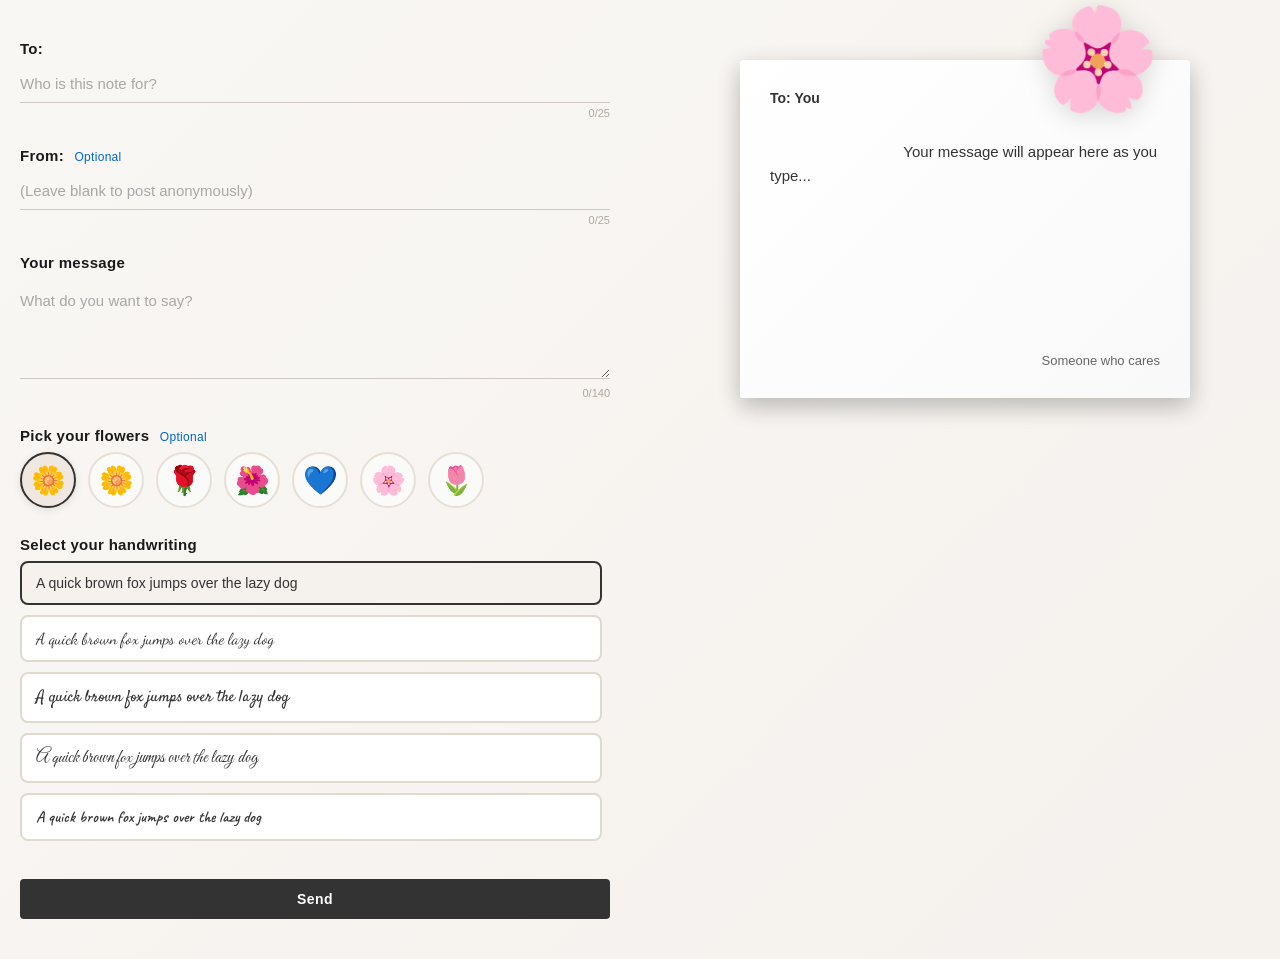
<file: index.html>
<!DOCTYPE html>
<html lang="vi">
<head>
    <meta charset="UTF-8">
    <meta name="viewport" content="width=device-width, initial-scale=1.0">
    <title>Digital Stationery - Viết Thư Online</title>
    
    <!-- Google Fonts -->
    <link href="https://fonts.googleapis.com/css2?family=Dancing+Script:wght@400;700&family=Playwrite+VN&family=Satisfy&family=Great+Vibes&family=Caveat:wght@400;700&display=swap" rel="stylesheet">
    
    <link rel="stylesheet" href="css/style.css">
</head>
<body>
    <div class="writing-container">
        <!-- Cột trái: Form nhập liệu -->
        <div class="form-section">
            <!-- TO: Field -->
            <div class="form-group">
                <label class="label-text">To:</label>
                <input type="text" class="input-field" id="toField" placeholder="Who is this note for?" maxlength="25">
                <div class="char-counter">0/25</div>
            </div>

            <!-- FROM: Field (Optional) -->
            <div class="form-group">
                <label class="label-text">From: <span class="optional-tag">Optional</span></label>
                <input type="text" class="input-field" id="fromField" placeholder="(Leave blank to post anonymously)" maxlength="25">
                <div class="char-counter">0/25</div>
            </div>

            <!-- YOUR MESSAGE -->
            <div class="form-group">
                <label class="label-text">Your message</label>
                <textarea class="textarea-field" id="messageField" placeholder="What do you want to say?" maxlength="140"></textarea>
                <div class="char-counter">0/140</div>
            </div>

            <!-- PICK YOUR FLOWERS -->
            <div class="form-group">
                <label class="label-text">Pick your flowers <span class="optional-tag">Optional</span></label>
                <div class="flower-picker">
                    <button type="button" class="flower-option" data-flower="🌼" title="Yellow Flower">🌼</button>
                    <button type="button" class="flower-option" data-flower="🌼" title="Yellow Flower 2">🌼</button>
                    <button type="button" class="flower-option" data-flower="🌹" title="Red Flower">🌹</button>
                    <button type="button" class="flower-option" data-flower="🌺" title="Orange Flower">🌺</button>
                    <button type="button" class="flower-option" data-flower="💙" title="Blue Flower">💙</button>
                    <button type="button" class="flower-option" data-flower="🌸" title="Pink Flower">🌸</button>
                    <button type="button" class="flower-option" data-flower="🌷" title="Tulip">🌷</button>
                </div>
            </div>

            <!-- SELECT YOUR HANDWRITING -->
            <div class="form-group">
                <label class="label-text">Select your handwriting</label>
                <input type="hidden" id="currentFont" value="normal">
                <div class="handwriting-samples">
                    <button type="button" class="handwriting-option" data-font="normal">
                        <span class="sample normal">A quick brown fox jumps over the lazy dog</span>
                    </button>
                    <button type="button" class="handwriting-option" data-font="dancing">
                        <span class="sample dancing">A quick brown fox jumps over the lazy dog</span>
                    </button>
                    <button type="button" class="handwriting-option" data-font="satisfy">
                        <span class="sample satisfy">A quick brown fox jumps over the lazy dog</span>
                    </button>
                    <button type="button" class="handwriting-option" data-font="greatvibes">
                        <span class="sample greatvibes">A quick brown fox jumps over the lazy dog</span>
                    </button>
                    <button type="button" class="handwriting-option" data-font="caveat">
                        <span class="sample caveat">A quick brown fox jumps over the lazy dog</span>
                    </button>
                    <button type="button" class="handwriting-option" data-font="playwritevn">
                        <span class="sample playwritevn">A quick brown fox jumps over the lazy dog</span>
                    </button>
                </div>
            </div>

            <!-- SEND BUTTON -->
            <form id="letterForm" style="display: none;">
                <input type="hidden" name="toField">
                <input type="hidden" name="fromField">
                <input type="hidden" name="messageField">
                <input type="hidden" name="selectedFlower">
            </form>
            <button type="button" class="send-button" id="sendBtn">Send</button>

            <!-- Success Message -->
            <div id="successMessage" class="success-popup" style="display:none;">
                <div class="success-content">✅ Your letter has been sent!</div>
            </div>
        </div>

        <!-- Cột phải: Live Preview -->
        <div class="preview-section">
            <div class="envelope-wrapper">
                <div class="flowers-decoration" id="previewFlower">🌸</div>
                
                <div class="envelope">
                    <!-- Letter Inside (White) -->
                    <div class="envelope-front">
                        <div class="letter-inside">
                            <div class="letter-header">
                                <span class="letter-to">To: <span id="previewTo">You</span></span>
                            </div>
                            
                            <div class="letter-content normal" id="previewMessage">
                                Your message will appear here as you type...
                            </div>
                            
                            <div class="letter-footer">
                                <span id="previewFrom">Someone who cares</span>
                            </div>
                        </div>
                    </div>
                    
                    <!-- Envelope Back (Tan) -->
                    <div class="envelope-back">
                        <div class="back-address">To:</div>
                    </div>
                </div>
            </div>
        </div>
    </div>

    <script src="js/main.js"></script>
</body>
</html>
</file>
<file: css/style.css>
* {
    margin: 0;
    padding: 0;
    box-sizing: border-box;
}

body {
    font-family: -apple-system, BlinkMacSystemFont, 'Segoe UI', 'Roboto', 'Oxygen', 'Ubuntu', 'Cantarell', sans-serif;
    background: linear-gradient(135deg, #f9f7f4 0%, #f5f1ed 100%);
    color: #333;
    min-height: 100vh;
    padding: 40px 20px;
}

.writing-container {
    display: grid;
    grid-template-columns: 1fr 1fr;
    gap: 60px;
    max-width: 1400px;
    margin: 0 auto;
    align-items: start;
}

/* ===== FORM SECTION ===== */
.form-section {
    padding: 0;
}

.form-group {
    margin-bottom: 28px;
}

.label-text {
    display: block;
    font-size: 15px;
    font-weight: 600;
    color: #1a1a1a;
    margin-bottom: 8px;
    letter-spacing: 0.3px;
}

.optional-tag {
    font-size: 12px;
    color: #0066cc;
    font-weight: 400;
    margin-left: 6px;
}

/* Input Fields */
.input-field,
.textarea-field {
    width: 100%;
    padding: 10px 0;
    border: none;
    border-bottom: 1px solid #d0c9c3;
    font-family: inherit;
    font-size: 15px;
    color: #333;
    background: transparent;
    transition: border-color 0.3s ease;
}

.input-field::placeholder,
.textarea-field::placeholder {
    color: #a8a8a8;
}

.input-field:focus,
.textarea-field:focus {
    outline: none;
    border-bottom-color: #666;
}

.textarea-field {
    resize: vertical;
    min-height: 100px;
    padding: 10px 0;
    font-size: 15px;
    line-height: 1.6;
}

.char-counter {
    font-size: 11px;
    color: #b0a89c;
    text-align: right;
    margin-top: 4px;
}

/* Flower Picker */
.flower-picker {
    display: flex;
    gap: 12px;
    flex-wrap: wrap;
}

.flower-option {
    width: 56px;
    height: 56px;
    border: 2px solid #e8dfd7;
    background: #fafaf8;
    border-radius: 50%;
    font-size: 28px;
    cursor: pointer;
    transition: all 0.3s ease;
    display: flex;
    align-items: center;
    justify-content: center;
    flex-shrink: 0;
}

.flower-option:hover {
    border-color: #c9bfb5;
    transform: scale(1.1);
}

.flower-option.active {
    border-color: #333;
    background: #f0e8e0;
    box-shadow: 0 2px 8px rgba(0, 0, 0, 0.1);
}

/* Handwriting Samples */
.handwriting-samples {
    display: flex;
    flex-direction: column;
    gap: 10px;
    max-height: 280px;
    overflow-y: auto;
    padding-right: 8px;
}

.handwriting-samples::-webkit-scrollbar {
    width: 6px;
}

.handwriting-samples::-webkit-scrollbar-track {
    background: transparent;
}

.handwriting-samples::-webkit-scrollbar-thumb {
    background: #d0c9c3;
    border-radius: 3px;
}

.handwriting-option {
    padding: 12px 14px;
    border: 2px solid #e0d9d0;
    background: #fff;
    border-radius: 8px;
    cursor: pointer;
    transition: all 0.3s ease;
    text-align: left;
}

.handwriting-option:hover {
    border-color: #c9bfb5;
    background: #fafaf8;
}

.handwriting-option.active {
    border: 2px solid #333;
    background: #f5f1ed;
}

.sample {
    display: block;
    font-size: 14px;
    color: #333;
}

.sample.normal {
    font-family: -apple-system, BlinkMacSystemFont, 'Segoe UI', sans-serif;
}

.sample.dancing {
    font-family: 'Dancing Script', cursive;
    font-size: 16px;
}

.sample.satisfy {
    font-family: 'Satisfy', cursive;
    font-size: 16px;
}

.sample.greatvibes {
    font-family: 'Great Vibes', cursive;
    font-size: 18px;
}

.sample.caveat {
    font-family: 'Caveat', cursive;
    font-size: 16px;
    font-weight: 600;
}

.sample.playwritevn {
    font-family: 'Playwrite VN', cursive;
    font-size: 15px;
}

/* Send Button */
.send-button {
    width: 100%;
    padding: 12px 20px;
    background: #333;
    color: white;
    border: none;
    border-radius: 4px;
    font-size: 14px;
    font-weight: 600;
    cursor: pointer;
    transition: all 0.3s ease;
    letter-spacing: 0.5px;
    margin-top: 10px;
}

.send-button:hover {
    background: #1a1a1a;
    transform: translateY(-1px);
}

.send-button:active {
    transform: translateY(0);
}

/* ===== PREVIEW SECTION ===== */
.preview-section {
    display: flex;
    flex-direction: column;
    align-items: center;
    justify-content: center;
    position: sticky;
    top: 40px;
    padding: 20px;
}

.envelope-wrapper {
    width: 100%;
    max-width: 450px;
    position: relative;
}

.envelope {
    position: relative;
    width: 100%;
    aspect-ratio: 4/3;
    transform-style: preserve-3d;
    transition: transform 0.6s ease;
}

.envelope:hover {
    transform: translateY(-8px);
}

/* Letter Inside (White flap) */
.envelope-front {
    position: absolute;
    width: 100%;
    height: 100%;
    background: linear-gradient(135deg, #ffffff 0%, #f9f9f9 100%);
    border-radius: 2px;
    padding: 30px;
    display: flex;
    flex-direction: column;
    justify-content: space-between;
    box-shadow: 0 8px 24px rgba(0, 0, 0, 0.12);
    z-index: 2;
}

/* Flowers on top of letter */
.flowers-decoration {
    position: absolute;
    top: -60px;
    right: 30px;
    font-size: 100px;
    z-index: 10;
    animation: float 3s ease-in-out infinite;
    filter: drop-shadow(0 4px 12px rgba(0, 0, 0, 0.15));
}

@keyframes float {
    0%, 100% {
        transform: translateY(0px);
    }
    50% {
        transform: translateY(-20px);
    }
}

/* Letter Content */
.letter-inside {
    display: flex;
    flex-direction: column;
    height: 100%;
}

.letter-header {
    font-size: 14px;
    color: #666;
    margin-bottom: 10px;
}

.letter-to {
    font-weight: 600;
    color: #333;
}

.letter-content {
    flex: 1;
    font-size: 15px;
    line-height: 1.6;
    color: #333;
    word-wrap: break-word;
    white-space: pre-wrap;
    overflow: hidden;
    display: -webkit-box;
    -webkit-line-clamp: 6;
    -webkit-box-orient: vertical;
}

.letter-content.normal {
    font-family: -apple-system, BlinkMacSystemFont, 'Segoe UI', sans-serif;
}

.letter-content.dancing {
    font-family: 'Dancing Script', cursive;
    font-size: 16px;
}

.letter-content.satisfy {
    font-family: 'Satisfy', cursive;
    font-size: 17px;
}

.letter-content.greatvibes {
    font-family: 'Great Vibes', cursive;
    font-size: 19px;
}

.letter-content.caveat {
    font-family: 'Caveat', cursive;
    font-size: 17px;
    font-weight: 600;
}

.letter-content.playwritevn {
    font-family: 'Playwrite VN', cursive;
    font-size: 16px;
}

.letter-footer {
    text-align: right;
    font-size: 13px;
    color: #666;
    margin-top: 10px;
}

/* Envelope Back (Tan color) */
.envelope-back {
    position: absolute;
    width: 100%;
    height: 100%;
    background: linear-gradient(135deg, #d4c5b8 0%, #c9bfb5 100%);
    border-radius: 2px;
    padding: 30px;
    display: flex;
    align-items: center;
    justify-content: center;
    z-index: 1;
    box-shadow: 0 8px 24px rgba(0, 0, 0, 0.15);
}

.back-address {
    text-align: center;
    font-size: 20px;
    color: rgba(0, 0, 0, 0.3);
    font-weight: 400;
}

/* Success Message */
.success-popup {
    margin-top: 24px;
    padding: 16px 20px;
    background: linear-gradient(135deg, #d4edda 0%, #c3e6cb 100%);
    border: 2px solid #b1dfbb;
    border-radius: 4px;
    animation: slideIn 0.5s ease;
}

.success-content {
    text-align: center;
    color: #155724;
    font-size: 14px;
    font-weight: 500;
}

@keyframes slideIn {
    from {
        opacity: 0;
        transform: translateY(-10px);
    }
    to {
        opacity: 1;
        transform: translateY(0);
    }
}

/* ===== RESPONSIVE DESIGN ===== */
@media (max-width: 1024px) {
    .writing-container {
        grid-template-columns: 1fr;
        gap: 40px;
    }

    .preview-section {
        position: static;
    }

    .envelope-wrapper {
        max-width: 100%;
    }
}

@media (max-width: 768px) {
    .writing-container {
        gap: 30px;
        padding: 0 16px;
    }

    .envelope-front,
    .envelope-back {
        padding: 20px;
    }

    .flowers-decoration {
        font-size: 70px;
        top: -50px;
        right: 20px;
    }

    .letter-content {
        font-size: 14px;
        -webkit-line-clamp: 5;
    }

    .form-group {
        margin-bottom: 20px;
    }

    .handwriting-samples {
        max-height: 240px;
    }
}

@media (max-width: 480px) {
    body {
        padding: 20px 16px;
    }

    .writing-container {
        grid-template-columns: 1fr;
        gap: 20px;
    }

    .label-text {
        font-size: 14px;
    }

    .input-field,
    .textarea-field {
        font-size: 14px;
    }

    .textarea-field {
        min-height: 80px;
    }

    .flower-picker {
        gap: 10px;
    }

    .flower-option {
        width: 48px;
        height: 48px;
        font-size: 24px;
    }

    .handwriting-option {
        padding: 10px 12px;
    }

    .sample {
        font-size: 12px;
    }

    .envelope-front {
        padding: 16px;
    }

    .letter-header {
        font-size: 13px;
    }

    .letter-content {
        font-size: 13px;
        -webkit-line-clamp: 4;
    }

    .flowers-decoration {
        font-size: 50px;
        top: -40px;
        right: 10px;
    }

    .send-button {
        font-size: 13px;
        padding: 10px 16px;
    }
}
</file>
